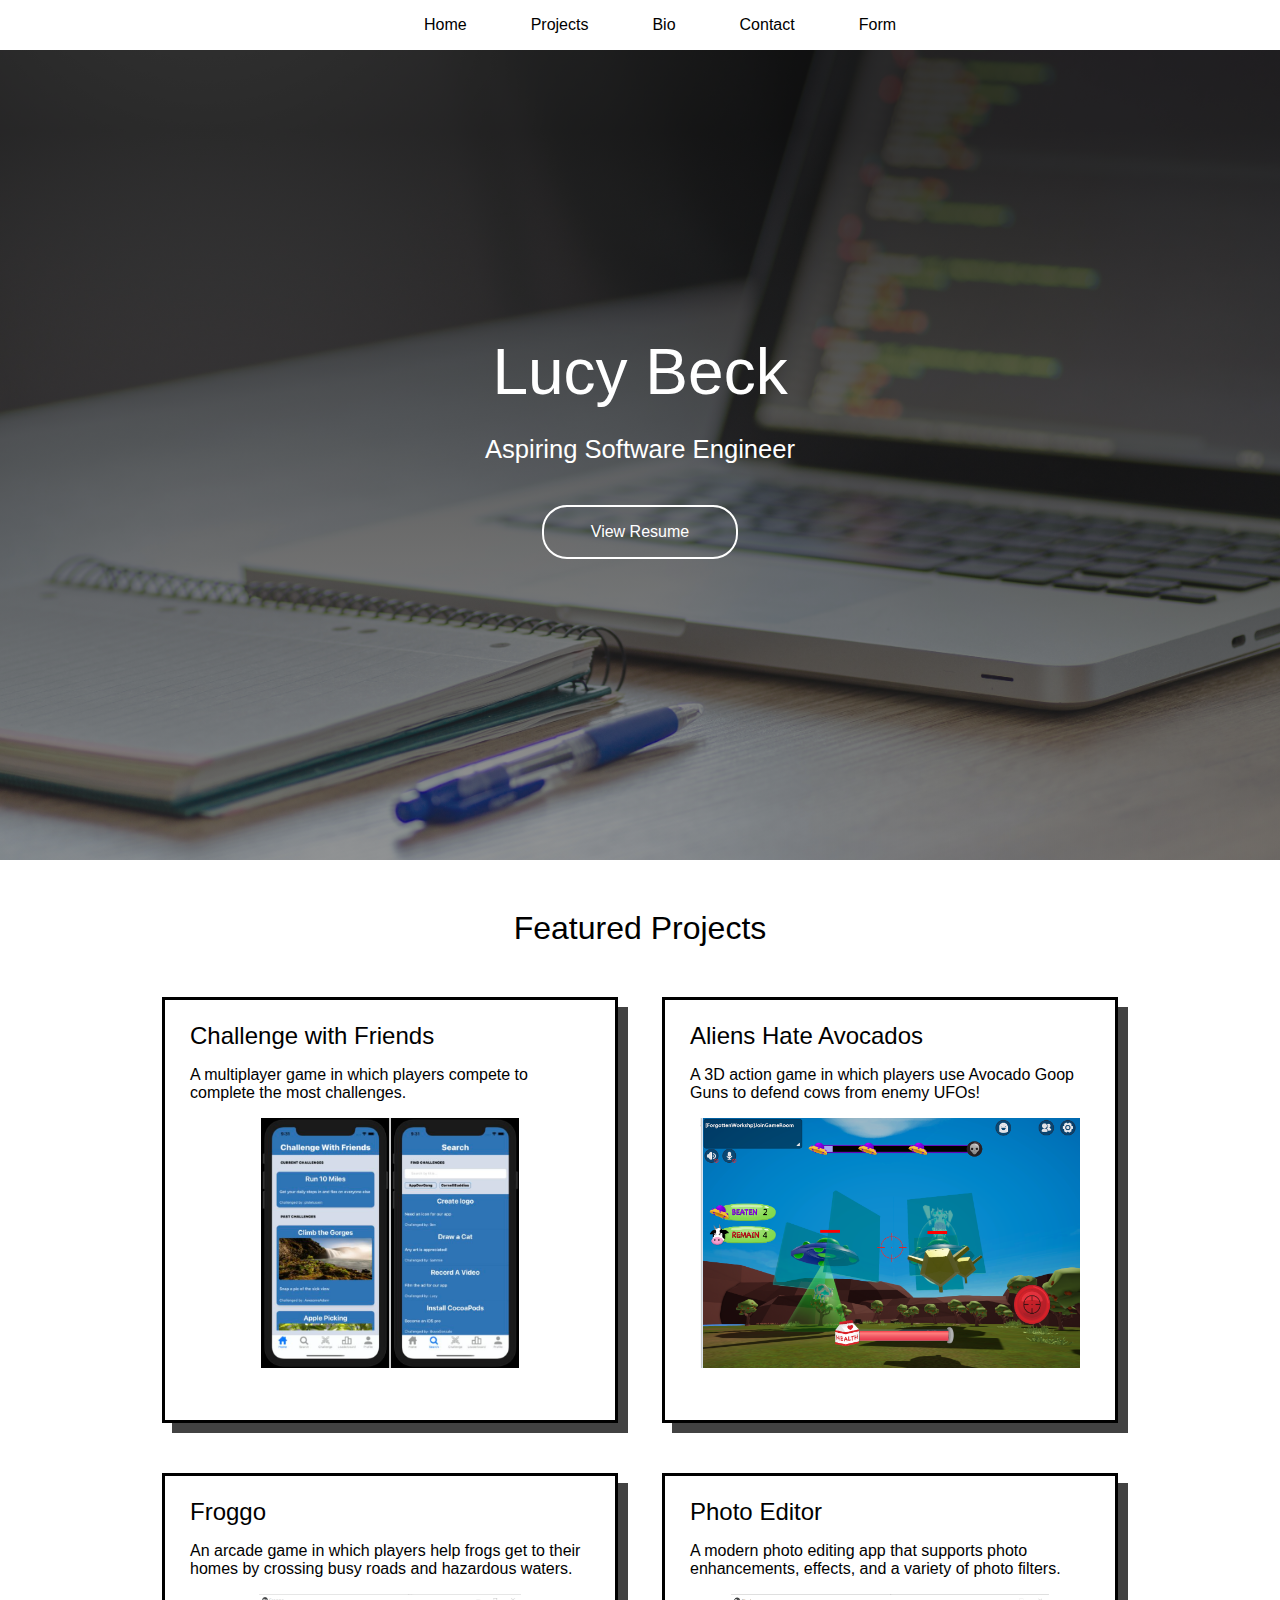
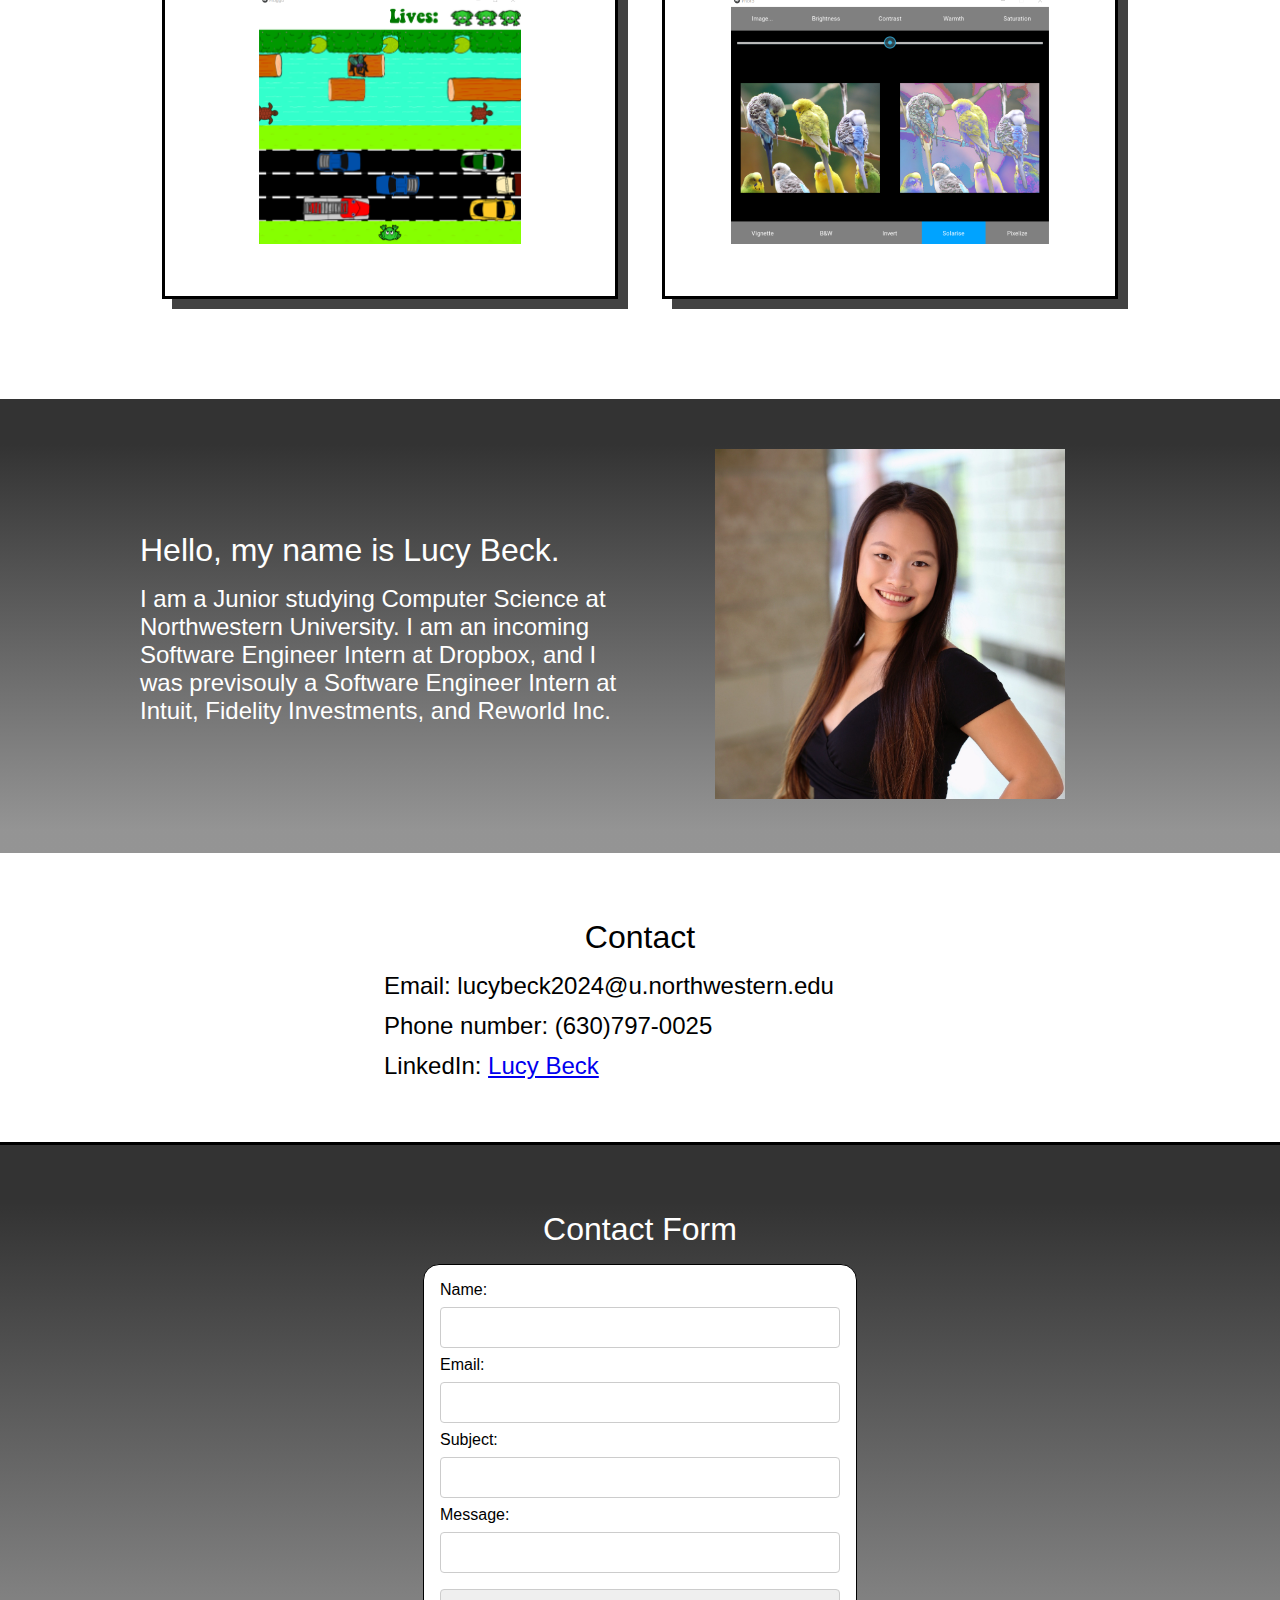
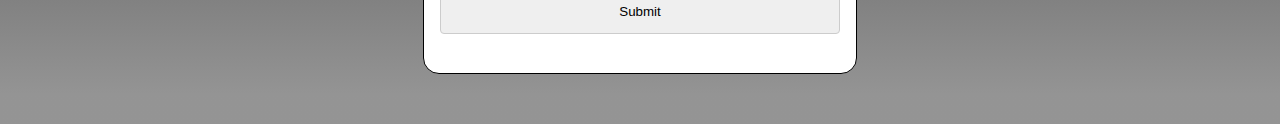
<file: index.html>
<!DOCTYPE html>
<html lang="en" dir="ltr">
  <head>
    <meta charset="utf-8">
    <title>Lucy Beck's Website</title>
    <link rel="stylesheet" href="styles.css">
  </head>
  <body>
    <div id="nav-container">
      <nav class="nav-contents">
        <ul>
          <li><a href="#">Home</a></li>
          <li><a href="#projects-container">Projects</a></li>
          <li><a href="#bio-container">Bio</a></li>
          <li><a href="#contact-container">Contact</a></li>
          <li><a href="#form-container">Form</a></li>
        </ul>
      </nav>
    </div>

    <div id="banner-container">
      <div class="banner-contents">
        <h1>Lucy Beck</h1>
        <h2>Aspiring Software Engineer</h2>
        <a id="download-resume-btn" href="resources/LUCY_BECK_RESUME.pdf" target="_blank">View Resume</a>  
      </div>
    </div>

    <div id="projects-container">
      <div>
        <h1>Featured Projects</h1>
      </div>

      <div class="projects-grid">
        <a href="cwf.html">
          <div class="projects-grid-item">
            <h2>Challenge with Friends</h2>
            <p>A multiplayer game in which players compete to complete the most challenges.</p>
            <img src="images/challenge-with-friends.png" alt="Challenge with Friends">
          </div>
        </a>

        <div class="projects-grid-item">
          <h2>Aliens Hate Avocados</h2>
          <p>A 3D action game in which players use Avocado Goop Guns to defend cows from enemy UFOs!</p>
          <img src="images/aha-action-shot.png" alt="Aliens Hate Avocados">
        </div>

        <div class="projects-grid-item">
          <h2>Froggo</h2>
          <p>An arcade game in which players help frogs get to their homes by crossing busy roads and hazardous waters.</p>
          <img src="images/froggo.png" alt="Froggo">
        </div>

        <div class="projects-grid-item">
          <h2>Photo Editor</h2>
          <p>A modern photo editing app that supports photo enhancements, effects, and a variety of photo filters.</p>
          <img src="images/photo-editor.png" alt="Photo Editor">
        </div>
      </div>
    </div>

    <div id="bio-container">
      <div class="bio-info">
        <div>
          <h1>Hello, my name is Lucy Beck.</h1>
          <h2>I am a Junior studying Computer Science at Northwestern University. I am an incoming Software Engineer Intern at Dropbox, and I was previsouly a Software Engineer Intern at Intuit, Fidelity Investments, and Reworld Inc.</h2>
        </div>
        <div id="bio-headshot">
          <img src="resources/LUCY_BECK_HEADSHOT.jpeg" alt="Headshot of Lucy Beck">
        </div>
      </div>
    </div>

    <div id="contact-container">
      <div class="contact-info">
        <h1>Contact</h1>
        <h2>Email: lucybeck2024@u.northwestern.edu</h2>
        <h2>Phone number: (630)797-0025</h2>
        <h2>LinkedIn: <a href="https://www.linkedin.com/in/lucywbeck/" target="_blank">Lucy Beck</a></h2>
      </div>
    </div>

    <div id="form-container">
      <div class="form-info">
        <h1>Contact Form</h1>
      <form id="contact-form" action="https://formspree.io/f/mjvlzebb" method="POST">
        <div>
          <label for="name">Name: </label>
          <input type="text" name="name" id="name" required aria-required="true">
        </div>
        <div>
          <label for="email">Email: </label>
          <input type="email" name="email" id="email" required aria-required="true">
        </div>
        <div>
          <label for="subject">Subject: </label>
          <input type="text" name="subject" id="subject" required aria-required="true">
        </div>
        <div>
          <label for="message">Message: </label>
          <input type="text" name="message" id="message" required aria-required="true">
        </div>
        <div>
          <input type="submit" value="Submit">
        </div>
        <div id="contact-form-status" class=""></div>
      </form>
      </div>
    </div>
  </body>
  <script src="main.js"></script>
</html>
</file>
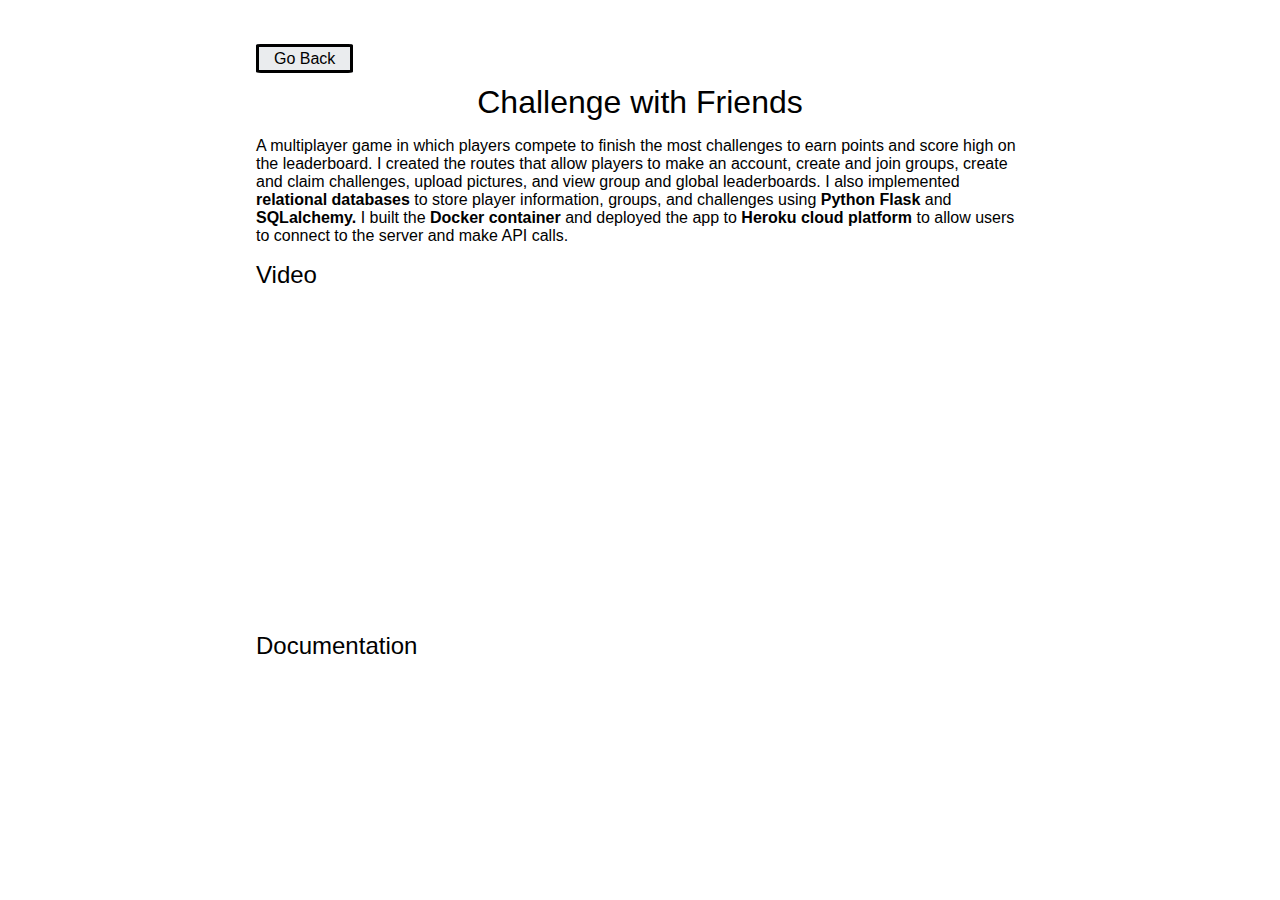
<file: cwf.html>
<!DOCTYPE html>
<html lang="en" dir="ltr">
  <head>
    <meta charset="utf-8">
    <title>Lucy Beck's Website</title>
    <link rel="stylesheet" href="styles.css">
    <script src="main.js"></script>
  </head>
  <body>
    <div id="cwf-container">
      <div class="cwf-info">
        <div>
          <a class="back-button" href="index.html" aria-label="back button">Go Back</a>
        </div>
        <div>
          <h1>Challenge with Friends</h1>
          <p>A multiplayer game in which players compete to finish the most challenges to earn points and score high on the leaderboard.
            I created the routes that allow players to make an account, create and join groups, create and claim challenges, upload pictures, and view group and global leaderboards.
            I also implemented <b>relational databases</b> to store player information, groups, and challenges using <b>Python Flask</b> and <b>SQLalchemy.</b>
            I built the <b>Docker container</b> and deployed the app to <b>Heroku cloud platform</b> to allow users to connect to the server and make API calls.</p>
          <h2>Video</h2>
          <iframe width="560" height="315" src="https://www.youtube.com/embed/QwyuR1FajBM" title="YouTube video player" frameborder="0" allow="accelerometer; autoplay; clipboard-write; encrypted-media; gyroscope; picture-in-picture" allowfullscreen></iframe>
          <h2>Documentation</h2>
          <script src="https://emgithub.com/embed-v2.js?target=https%3A%2F%2Fgithub.com%2Flucywbeck%2Fchallenge-with-friends%2Fblob%2Fmain%2FREADME.md&style=default&type=markdown&showBorder=on&showLineNumbers=on&showFileMeta=on&showFullPath=on&showCopy=on"></script>
        </div>
      </div>
    </div>
  </body>
</html>
</file>
<file: styles.css>
/* 
	Global classes 
					*/
body {
    font-family: Avenir, sans-serif;
    margin: 0;
    padding: 0;
}

h1, h2 {
    margin: auto;
    margin: 0.5em 0em;
    font-weight: lighter;
}

.back-button {
    background-color: #EAECEE;
	border-color: black;
    border-style: solid;
    border-radius: 5%;
	padding: 3px 15px;
    text-decoration: none;
    color: black;
}

/* 
	Navigation 
			*/

.nav-contents ul {
    display: flex;
    list-style-type: none; /* take away bullet points */
    justify-content: center;
    align-items: center;
}

.nav-contents a {
    padding: 0em 2em;
    text-decoration: none;
    color: black;
}

.nav-contents a:hover {
    cursor: pointer;
}

/* 
	Banner 
			*/

#banner-container {
    width: 100%;
    height: 90vh;
    background-image: linear-gradient(to top, rgba(42, 42, 42, 0.5) 5%, rgba(0,0,0, 0.80 ) 90%), url(images/banner1.jpg);
    background-size: cover;
    background-position: center;
}

.banner-contents {
    width: 100%;
    height: 90vh;
    /* display */
    display: flex;
    flex-direction: column;
    justify-content: center;
    align-items: center;
    /* text */
    text-align: center;
    color: white;
}

.banner-contents h1 {
    margin: auto;
    margin: 0em;
    color: white;
    font-size: 5vw;
    font-weight: lighter;
}

.banner-contents h2 {
    margin: auto;
    margin: 1em;
    color: white;
    font-size: 2vw;
    font-weight: lighter;
}

.banner-contents a { 
    margin: auto;
    margin: 1em;
    padding: 1em;
    width: 10em;
    background: transparent;
    /* border */
    border-style: solid;
    border-color: white;
    border-width: 2px;
    border-radius: 25px; 
    /* text */
    color: white;
    text-decoration: none;
  }

/* 
	Projects 
			*/

#projects-container {
    margin: 50px 0px;
    text-align: center;
}    

#projects-container a {
    text-decoration: none;
    color: black;
}

.projects-grid {
    margin: auto;
    margin-top: 50px;
    /* display */
    display: grid;
	grid-template-columns: 500px 500px;
    justify-content: center;
    align-items: center;
}

.projects-grid-item {
    margin: auto;
    margin-bottom: 50px;
    padding: 10px 25px;
    width: 400px;
    height: 400px;
    border-color: black;
    border-style: solid;
    box-shadow: 10px 10px #424242;
}

.projects-grid h2, p { 
    text-align: left;
}

.projects-grid img {
    height: 250px;
}

/* 
	Bio 
			*/

#bio-container {
    color: white;
    background-image: linear-gradient(to top, rgba(42, 42, 42, 0.5) 5%, rgba(0,0,0, 0.80 ) 90%);
    margin: auto;
    padding: 50px 0px;
}

.bio-info {
    margin: auto;
    /* display */
    display: grid;
    grid-template-columns: 500px 500px;
    justify-content: center;
    align-items: center;
}

#bio-headshot {
    text-align: center;
}

#bio-headshot img {
    height: 350px;
    width: 350px;
}

/* 
	Contact 
			*/

#contact-container {
    margin: auto;
    padding: 50px 0px;
    border-color: black;
    border-style: solid;
    border-top: 0px;
    border-left: 0px;
    border-right: 0px;
}

#contact-container h1 {
    text-align: center;
}

.contact-info {
    margin: auto;
    width: 40%;
}


/* 
	Form 
			*/

#form-container {
    background-image: linear-gradient(to top, rgba(42, 42, 42, 0.5) 5%, rgba(0,0,0, 0.80 ) 90%);   
    margin: auto;
    padding: 50px 0px;
}

#form-container h1 {
    color: white;
    text-align: center;
}

.form-info {
    margin: auto;
    width: 40%;
}

form {
    background-color: white;
    margin: 0 auto;
    width: 400px;
    padding: 1em;
    border: 1px solid;
    border-color: black;
    border-radius: 1em;
}

input[type=text], input[type=email] {
    width: 100%;
    padding: 12px 20px;
    margin: 8px 0;
    display: inline-block;
    border: 1px solid #ccc;
    border-radius: 4px;
    box-sizing: border-box;
}

input[type=submit] {
    width: 100%;
    padding: 14px 20px;
    margin: 8px 0;
    border: 1px solid #ccc;
    border-radius: 4px;
    cursor: pointer;
}

#contact-form-status {
    width: 100%;
    margin: 15px 0px;
    text-align: center;
}
  

/* 
Challenge With Friends 
        */

#cwf-container {
    margin: auto;
    padding: 50px 0px;
}

#cwf-container h1 {
    text-align: center;
}

.cwf-info {
    margin: auto;
    width: 60%;
}
</file>
